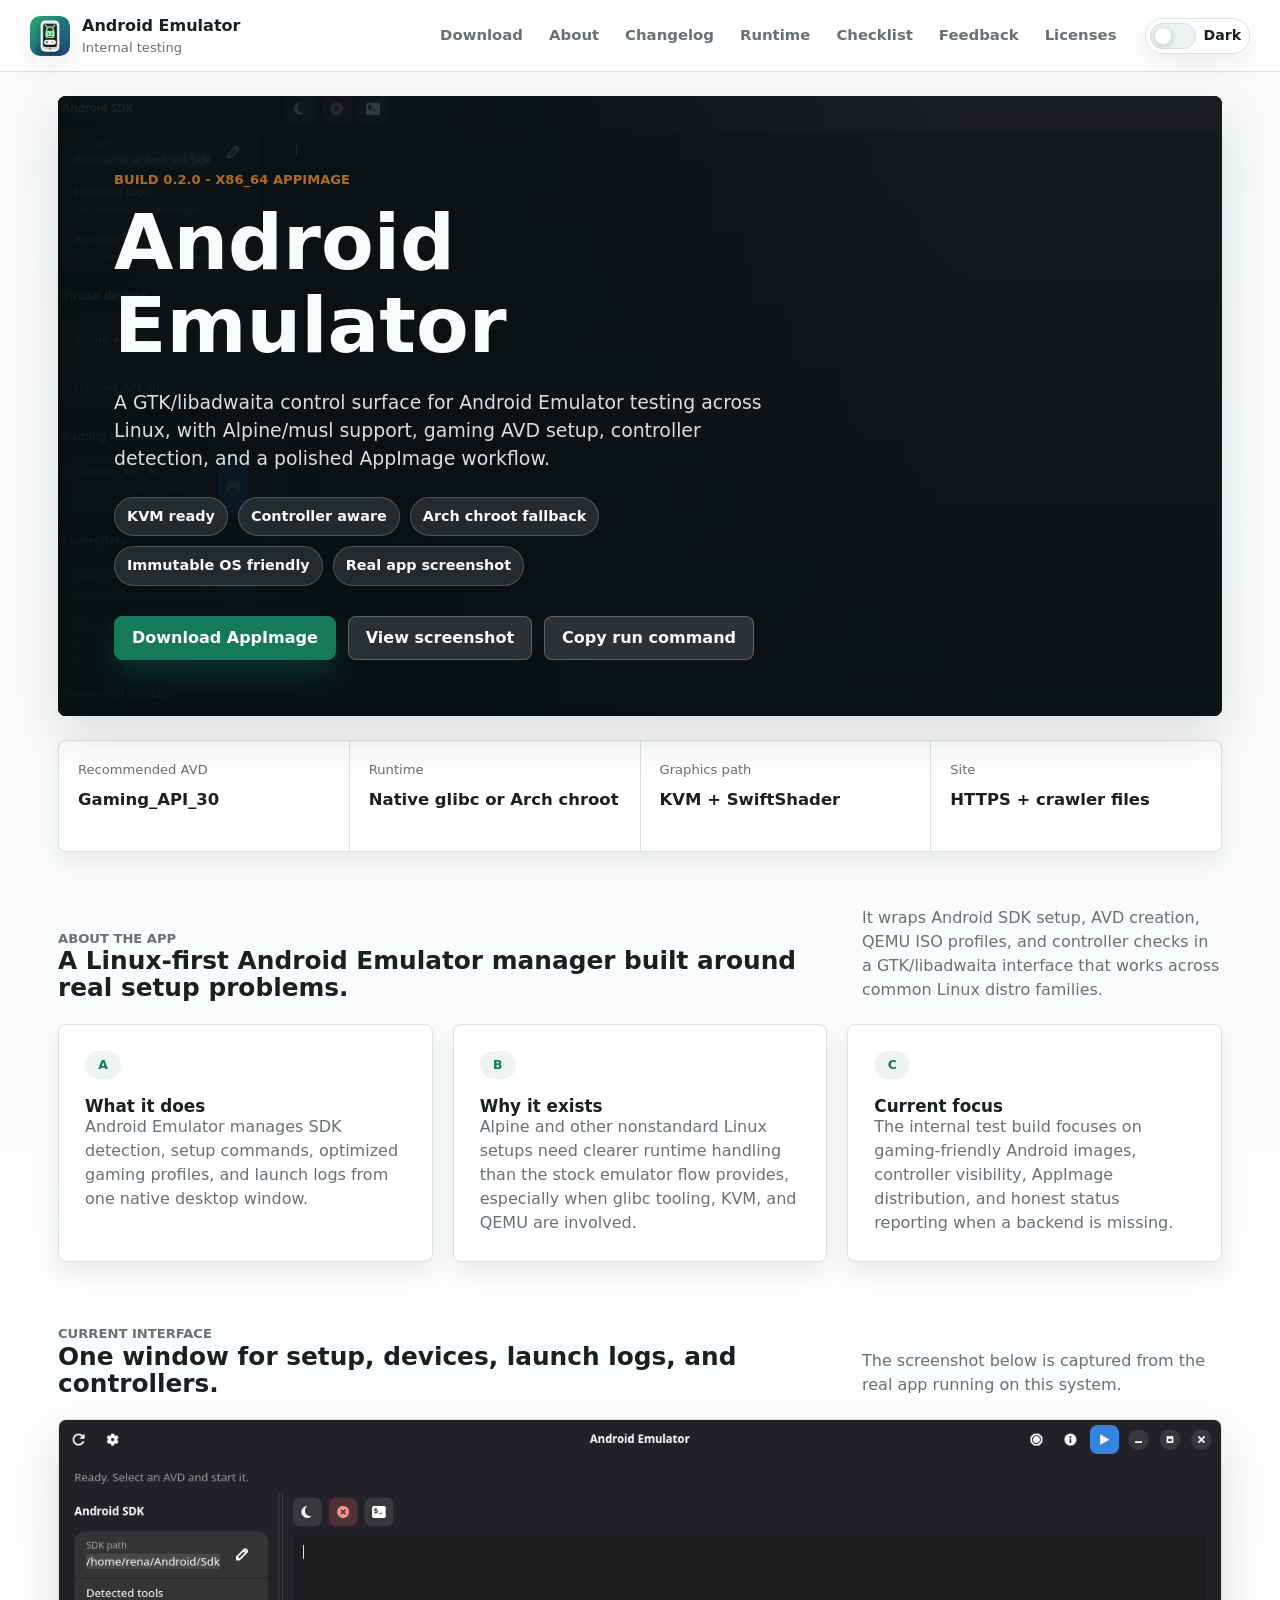
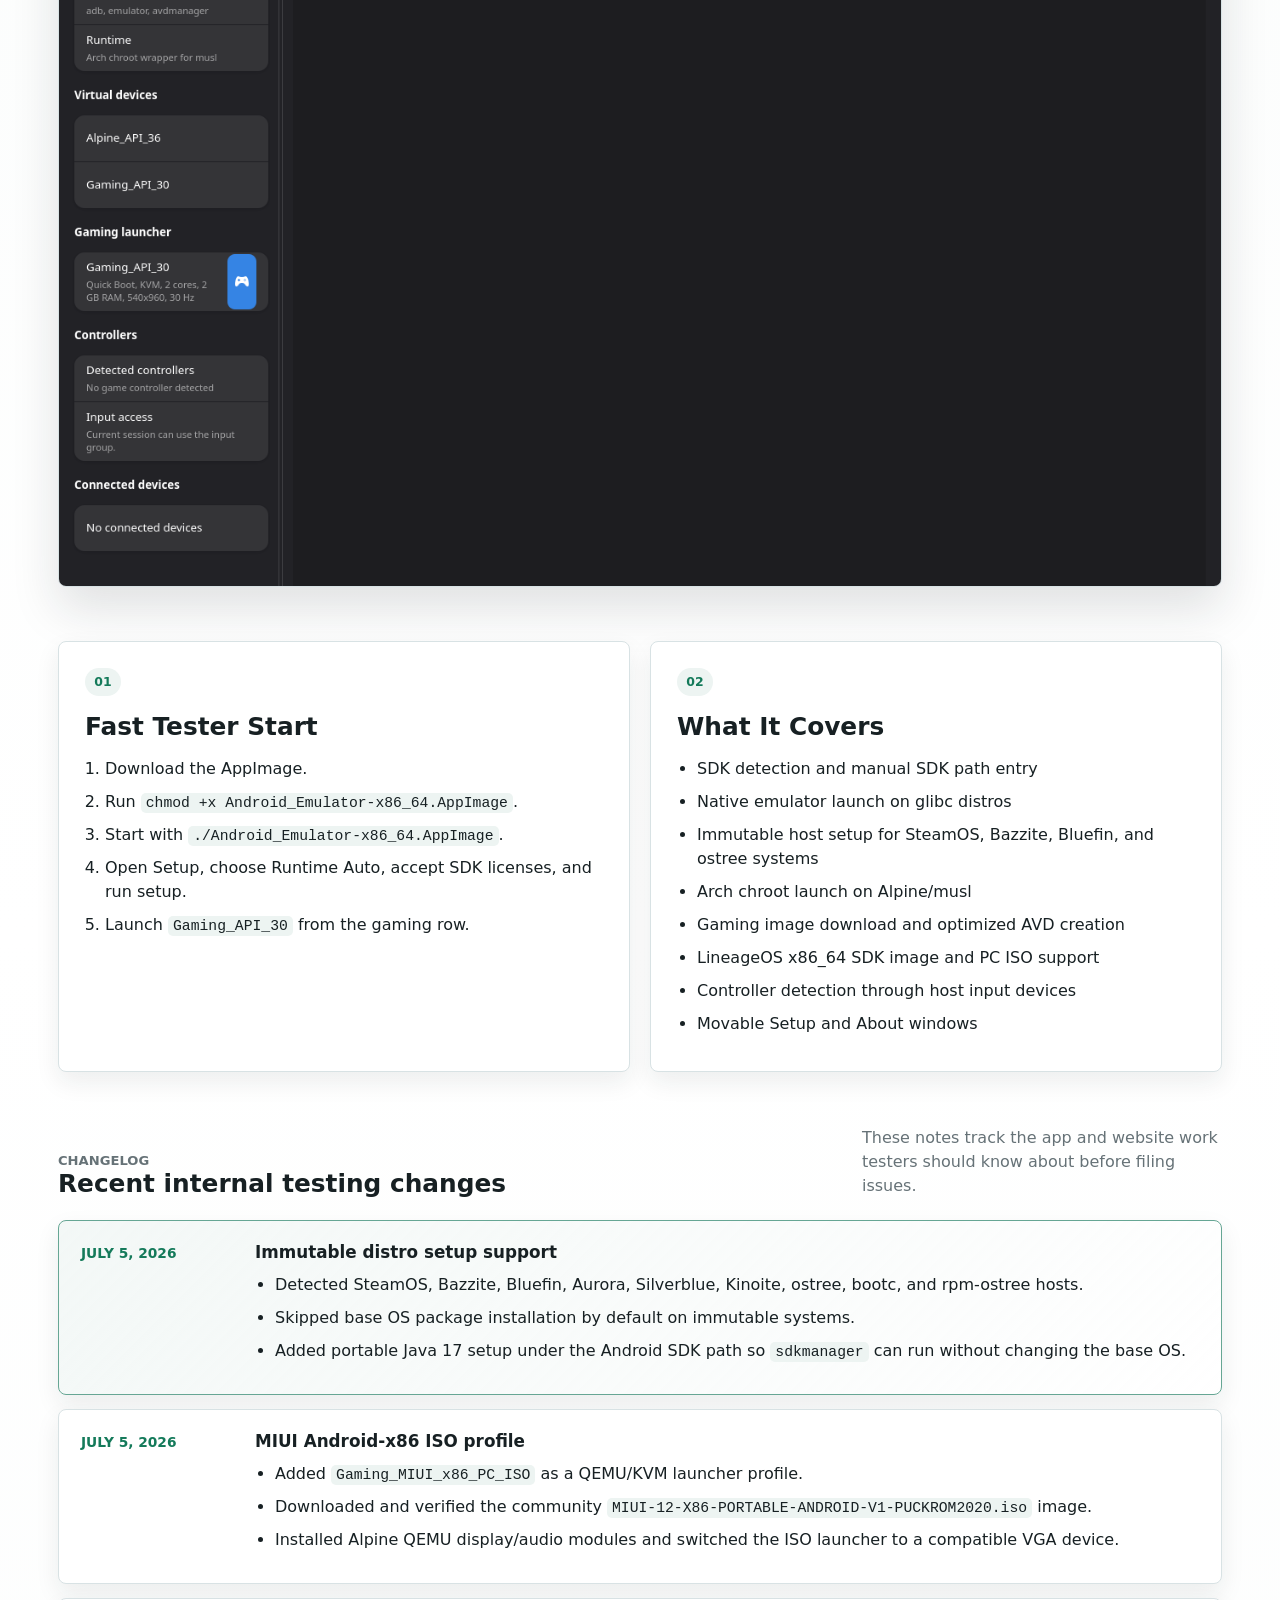
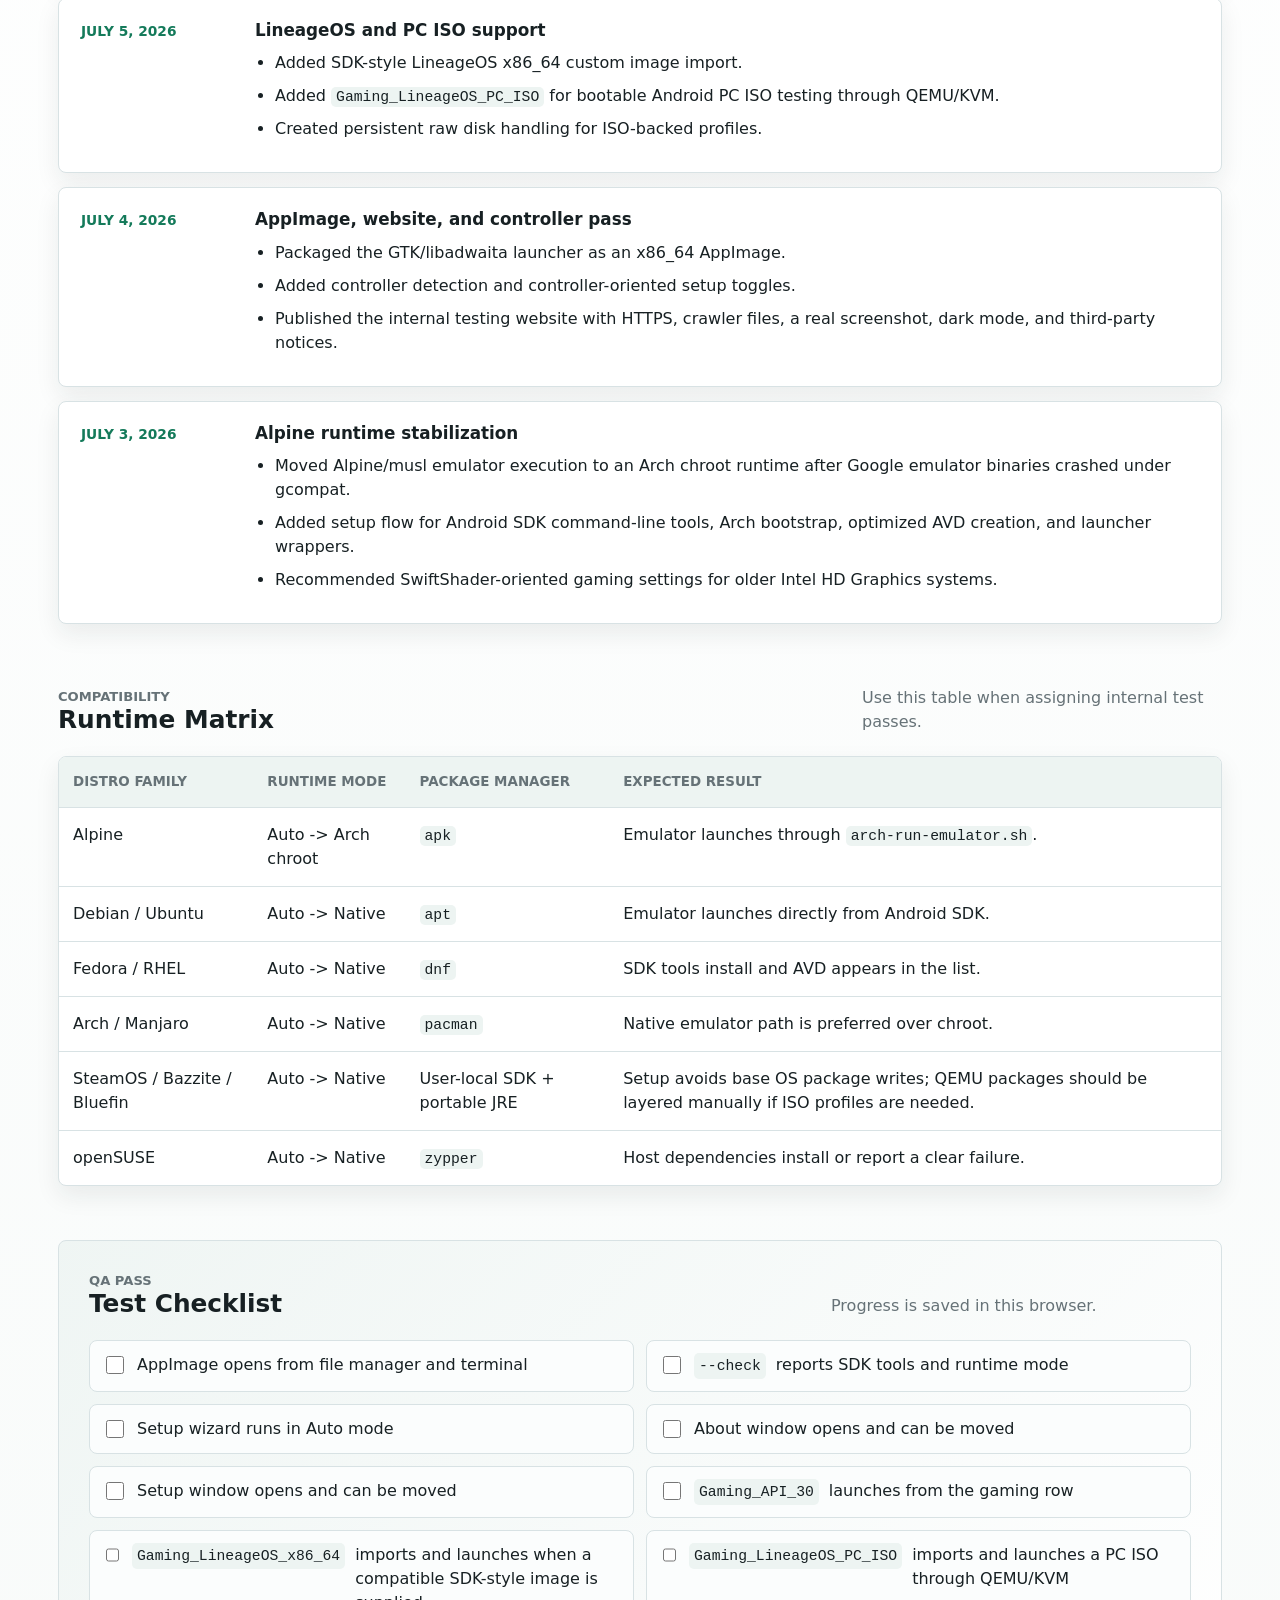
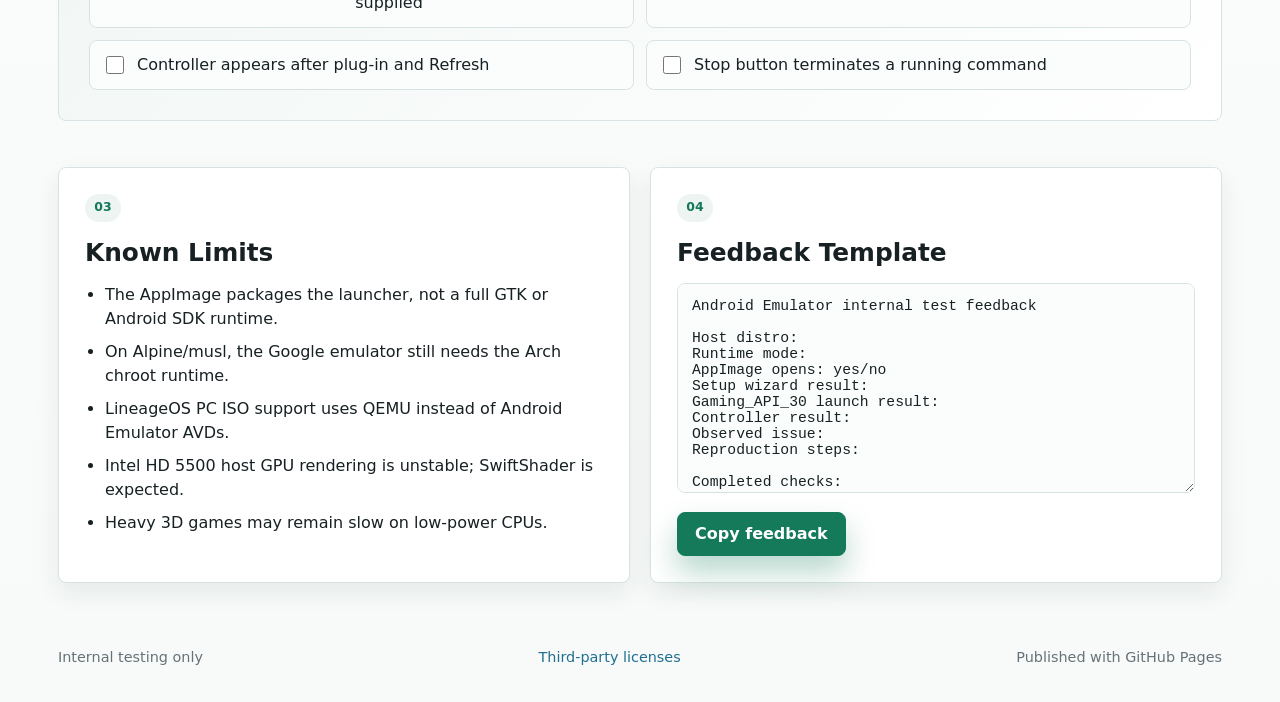
<file: index.html>
<!doctype html>
<html lang="en">
<head>
  <meta charset="utf-8">
  <meta name="viewport" content="width=device-width, initial-scale=1">
  <meta name="description" content="GTK/libadwaita Android Emulator manager for Linux with Alpine Arch chroot support, gaming AVD setup, controller detection, and an AppImage build.">
  <meta name="robots" content="index, follow">
  <meta property="og:title" content="Android Emulator Internal Testing">
  <meta property="og:description" content="A GTK/libadwaita Android Emulator manager with Linux distro support, gaming setup, and controller detection.">
  <meta property="og:type" content="website">
  <meta property="og:image" content="https://renawells.github.io/adwaita-android-emulator/assets/app-screenshot.png">
  <meta property="og:url" content="https://renawells.github.io/adwaita-android-emulator/">
  <link rel="canonical" href="https://renawells.github.io/adwaita-android-emulator/">
  <link rel="alternate" type="text/plain" href="llms.txt" title="LLM-readable summary">
  <title>Android Emulator Internal Testing</title>
  <link rel="stylesheet" href="styles.css">
  <link rel="icon" href="assets/app-icon.svg" type="image/svg+xml">
</head>
<body>
  <header class="topbar">
    <a class="brand" href="#top" aria-label="Android Emulator home">
      <img src="assets/app-icon.svg" alt="" width="40" height="40">
      <span>
        <strong>Android Emulator</strong>
        <small>Internal testing</small>
      </span>
    </a>
    <div class="topbar-actions">
      <nav aria-label="Page sections">
        <a href="#download">Download</a>
        <a href="#about">About</a>
        <a href="#changelog">Changelog</a>
        <a href="#runtime">Runtime</a>
        <a href="#checklist">Checklist</a>
        <a href="#feedback">Feedback</a>
        <a href="third-party-notices.html">Licenses</a>
      </nav>
      <button class="theme-toggle" type="button" id="themeToggle" role="switch" aria-checked="false">
        <span class="toggle-track" aria-hidden="true"><span class="toggle-thumb"></span></span>
        <span class="toggle-label">Dark</span>
      </button>
    </div>
  </header>

  <main id="top">
    <section class="hero" aria-label="Android Emulator release">
      <div class="hero-backdrop" aria-hidden="true"></div>
      <div class="hero-inner">
        <p class="eyebrow">Build 0.2.0 - x86_64 AppImage</p>
        <h1>Android Emulator</h1>
        <p class="lead">A GTK/libadwaita control surface for Android Emulator testing across Linux, with Alpine/musl support, gaming AVD setup, controller detection, and a polished AppImage workflow.</p>
        <div class="hero-pills" aria-label="Release highlights">
          <span>KVM ready</span>
          <span>Controller aware</span>
          <span>Arch chroot fallback</span>
          <span>Immutable OS friendly</span>
          <span>Real app screenshot</span>
        </div>
        <div class="actions" id="download">
          <a class="button primary" href="downloads/Android_Emulator-x86_64.AppImage" download>Download AppImage</a>
          <a class="button" href="#screenshot">View screenshot</a>
          <button class="button quiet" type="button" id="copyRun">Copy run command</button>
        </div>
      </div>
    </section>

    <section class="release-strip" aria-label="Release facts">
      <div>
        <span class="label">Recommended AVD</span>
        <strong>Gaming_API_30</strong>
      </div>
      <div>
        <span class="label">Runtime</span>
        <strong>Native glibc or Arch chroot</strong>
      </div>
      <div>
        <span class="label">Graphics path</span>
        <strong>KVM + SwiftShader</strong>
      </div>
      <div>
        <span class="label">Site</span>
        <strong>HTTPS + crawler files</strong>
      </div>
    </section>

    <section class="section about-section" id="about">
      <div class="section-heading">
        <div>
          <p class="eyebrow">About the app</p>
          <h2>A Linux-first Android Emulator manager built around real setup problems.</h2>
        </div>
        <p>It wraps Android SDK setup, AVD creation, QEMU ISO profiles, and controller checks in a GTK/libadwaita interface that works across common Linux distro families.</p>
      </div>
      <div class="about-grid">
        <article class="feature about-card">
          <span class="feature-mark">A</span>
          <h3>What it does</h3>
          <p>Android Emulator manages SDK detection, setup commands, optimized gaming profiles, and launch logs from one native desktop window.</p>
        </article>
        <article class="feature about-card">
          <span class="feature-mark">B</span>
          <h3>Why it exists</h3>
          <p>Alpine and other nonstandard Linux setups need clearer runtime handling than the stock emulator flow provides, especially when glibc tooling, KVM, and QEMU are involved.</p>
        </article>
        <article class="feature about-card">
          <span class="feature-mark">C</span>
          <h3>Current focus</h3>
          <p>The internal test build focuses on gaming-friendly Android images, controller visibility, AppImage distribution, and honest status reporting when a backend is missing.</p>
        </article>
      </div>
    </section>

    <section class="section showcase" id="screenshot">
      <div class="section-heading">
        <div>
          <p class="eyebrow">Current interface</p>
          <h2>One window for setup, devices, launch logs, and controllers.</h2>
        </div>
        <p>The screenshot below is captured from the real app running on this system.</p>
      </div>
      <figure class="preview">
        <img src="assets/app-screenshot.png" alt="Real screenshot of the Android Emulator GTK app showing SDK details, virtual devices, gaming launcher, controllers, and log output">
      </figure>
    </section>

    <section class="section-grid feature-grid">
      <article class="feature">
        <span class="feature-mark">01</span>
        <h2>Fast Tester Start</h2>
        <ol class="steps">
          <li>Download the AppImage.</li>
          <li>Run <code>chmod +x Android_Emulator-x86_64.AppImage</code>.</li>
          <li>Start with <code>./Android_Emulator-x86_64.AppImage</code>.</li>
          <li>Open Setup, choose Runtime Auto, accept SDK licenses, and run setup.</li>
          <li>Launch <code>Gaming_API_30</code> from the gaming row.</li>
        </ol>
      </article>

      <article class="feature">
        <span class="feature-mark">02</span>
        <h2>What It Covers</h2>
        <ul class="plain-list">
          <li>SDK detection and manual SDK path entry</li>
          <li>Native emulator launch on glibc distros</li>
          <li>Immutable host setup for SteamOS, Bazzite, Bluefin, and ostree systems</li>
          <li>Arch chroot launch on Alpine/musl</li>
          <li>Gaming image download and optimized AVD creation</li>
          <li>LineageOS x86_64 SDK image and PC ISO support</li>
          <li>Controller detection through host input devices</li>
          <li>Movable Setup and About windows</li>
        </ul>
      </article>
    </section>

    <section class="section changelog-section" id="changelog">
      <div class="section-heading">
        <div>
          <p class="eyebrow">Changelog</p>
          <h2>Recent internal testing changes</h2>
        </div>
        <p>These notes track the app and website work testers should know about before filing issues.</p>
      </div>
      <div class="changelog">
        <article class="change-entry current">
          <time datetime="2026-07-05">July 5, 2026</time>
          <div>
            <h3>Immutable distro setup support</h3>
            <ul class="plain-list">
              <li>Detected SteamOS, Bazzite, Bluefin, Aurora, Silverblue, Kinoite, ostree, bootc, and rpm-ostree hosts.</li>
              <li>Skipped base OS package installation by default on immutable systems.</li>
              <li>Added portable Java 17 setup under the Android SDK path so <code>sdkmanager</code> can run without changing the base OS.</li>
            </ul>
          </div>
        </article>
        <article class="change-entry">
          <time datetime="2026-07-05">July 5, 2026</time>
          <div>
            <h3>MIUI Android-x86 ISO profile</h3>
            <ul class="plain-list">
              <li>Added <code>Gaming_MIUI_x86_PC_ISO</code> as a QEMU/KVM launcher profile.</li>
              <li>Downloaded and verified the community <code>MIUI-12-X86-PORTABLE-ANDROID-V1-PUCKROM2020.iso</code> image.</li>
              <li>Installed Alpine QEMU display/audio modules and switched the ISO launcher to a compatible VGA device.</li>
            </ul>
          </div>
        </article>
        <article class="change-entry">
          <time datetime="2026-07-05">July 5, 2026</time>
          <div>
            <h3>LineageOS and PC ISO support</h3>
            <ul class="plain-list">
              <li>Added SDK-style LineageOS x86_64 custom image import.</li>
              <li>Added <code>Gaming_LineageOS_PC_ISO</code> for bootable Android PC ISO testing through QEMU/KVM.</li>
              <li>Created persistent raw disk handling for ISO-backed profiles.</li>
            </ul>
          </div>
        </article>
        <article class="change-entry">
          <time datetime="2026-07-04">July 4, 2026</time>
          <div>
            <h3>AppImage, website, and controller pass</h3>
            <ul class="plain-list">
              <li>Packaged the GTK/libadwaita launcher as an x86_64 AppImage.</li>
              <li>Added controller detection and controller-oriented setup toggles.</li>
              <li>Published the internal testing website with HTTPS, crawler files, a real screenshot, dark mode, and third-party notices.</li>
            </ul>
          </div>
        </article>
        <article class="change-entry">
          <time datetime="2026-07-03">July 3, 2026</time>
          <div>
            <h3>Alpine runtime stabilization</h3>
            <ul class="plain-list">
              <li>Moved Alpine/musl emulator execution to an Arch chroot runtime after Google emulator binaries crashed under gcompat.</li>
              <li>Added setup flow for Android SDK command-line tools, Arch bootstrap, optimized AVD creation, and launcher wrappers.</li>
              <li>Recommended SwiftShader-oriented gaming settings for older Intel HD Graphics systems.</li>
            </ul>
          </div>
        </article>
      </div>
    </section>

    <section class="section" id="runtime">
      <div class="section-heading">
        <div>
          <p class="eyebrow">Compatibility</p>
          <h2>Runtime Matrix</h2>
        </div>
        <p>Use this table when assigning internal test passes.</p>
      </div>
      <div class="table-wrap">
        <table>
          <thead>
            <tr>
              <th>Distro family</th>
              <th>Runtime mode</th>
              <th>Package manager</th>
              <th>Expected result</th>
            </tr>
          </thead>
          <tbody>
            <tr>
              <td>Alpine</td>
              <td>Auto -> Arch chroot</td>
              <td><code>apk</code></td>
              <td>Emulator launches through <code>arch-run-emulator.sh</code>.</td>
            </tr>
            <tr>
              <td>Debian / Ubuntu</td>
              <td>Auto -> Native</td>
              <td><code>apt</code></td>
              <td>Emulator launches directly from Android SDK.</td>
            </tr>
            <tr>
              <td>Fedora / RHEL</td>
              <td>Auto -> Native</td>
              <td><code>dnf</code></td>
              <td>SDK tools install and AVD appears in the list.</td>
            </tr>
            <tr>
              <td>Arch / Manjaro</td>
              <td>Auto -> Native</td>
              <td><code>pacman</code></td>
              <td>Native emulator path is preferred over chroot.</td>
            </tr>
            <tr>
              <td>SteamOS / Bazzite / Bluefin</td>
              <td>Auto -> Native</td>
              <td>User-local SDK + portable JRE</td>
              <td>Setup avoids base OS package writes; QEMU packages should be layered manually if ISO profiles are needed.</td>
            </tr>
            <tr>
              <td>openSUSE</td>
              <td>Auto -> Native</td>
              <td><code>zypper</code></td>
              <td>Host dependencies install or report a clear failure.</td>
            </tr>
          </tbody>
        </table>
      </div>
    </section>

    <section class="section checklist-section" id="checklist">
      <div class="section-heading">
        <div>
          <p class="eyebrow">QA pass</p>
          <h2>Test Checklist</h2>
        </div>
        <p>Progress is saved in this browser.</p>
      </div>
      <div class="checklist" data-checklist>
        <label><input type="checkbox" value="launch"> AppImage opens from file manager and terminal</label>
        <label><input type="checkbox" value="check"> <code>--check</code> reports SDK tools and runtime mode</label>
        <label><input type="checkbox" value="setup"> Setup wizard runs in Auto mode</label>
        <label><input type="checkbox" value="about"> About window opens and can be moved</label>
        <label><input type="checkbox" value="setup-window"> Setup window opens and can be moved</label>
        <label><input type="checkbox" value="gaming"> <code>Gaming_API_30</code> launches from the gaming row</label>
        <label><input type="checkbox" value="lineage"> <code>Gaming_LineageOS_x86_64</code> imports and launches when a compatible SDK-style image is supplied</label>
        <label><input type="checkbox" value="lineage-iso"> <code>Gaming_LineageOS_PC_ISO</code> imports and launches a PC ISO through QEMU/KVM</label>
        <label><input type="checkbox" value="controller"> Controller appears after plug-in and Refresh</label>
        <label><input type="checkbox" value="stop"> Stop button terminates a running command</label>
      </div>
    </section>

    <section class="section-grid" id="feedback">
      <article class="feature limits">
        <span class="feature-mark">03</span>
        <h2>Known Limits</h2>
        <ul class="plain-list">
          <li>The AppImage packages the launcher, not a full GTK or Android SDK runtime.</li>
          <li>On Alpine/musl, the Google emulator still needs the Arch chroot runtime.</li>
          <li>LineageOS PC ISO support uses QEMU instead of Android Emulator AVDs.</li>
          <li>Intel HD 5500 host GPU rendering is unstable; SwiftShader is expected.</li>
          <li>Heavy 3D games may remain slow on low-power CPUs.</li>
        </ul>
      </article>
      <article class="feature feedback-card">
        <span class="feature-mark">04</span>
        <h2>Feedback Template</h2>
        <textarea id="feedbackText" readonly></textarea>
        <button class="button primary" type="button" id="copyFeedback">Copy feedback</button>
      </article>
    </section>
  </main>

  <footer>
    <span>Internal testing only</span>
    <a href="third-party-notices.html">Third-party licenses</a>
    <span>Published with GitHub Pages</span>
  </footer>

  <script src="app.js"></script>
</body>
</html>
</file>
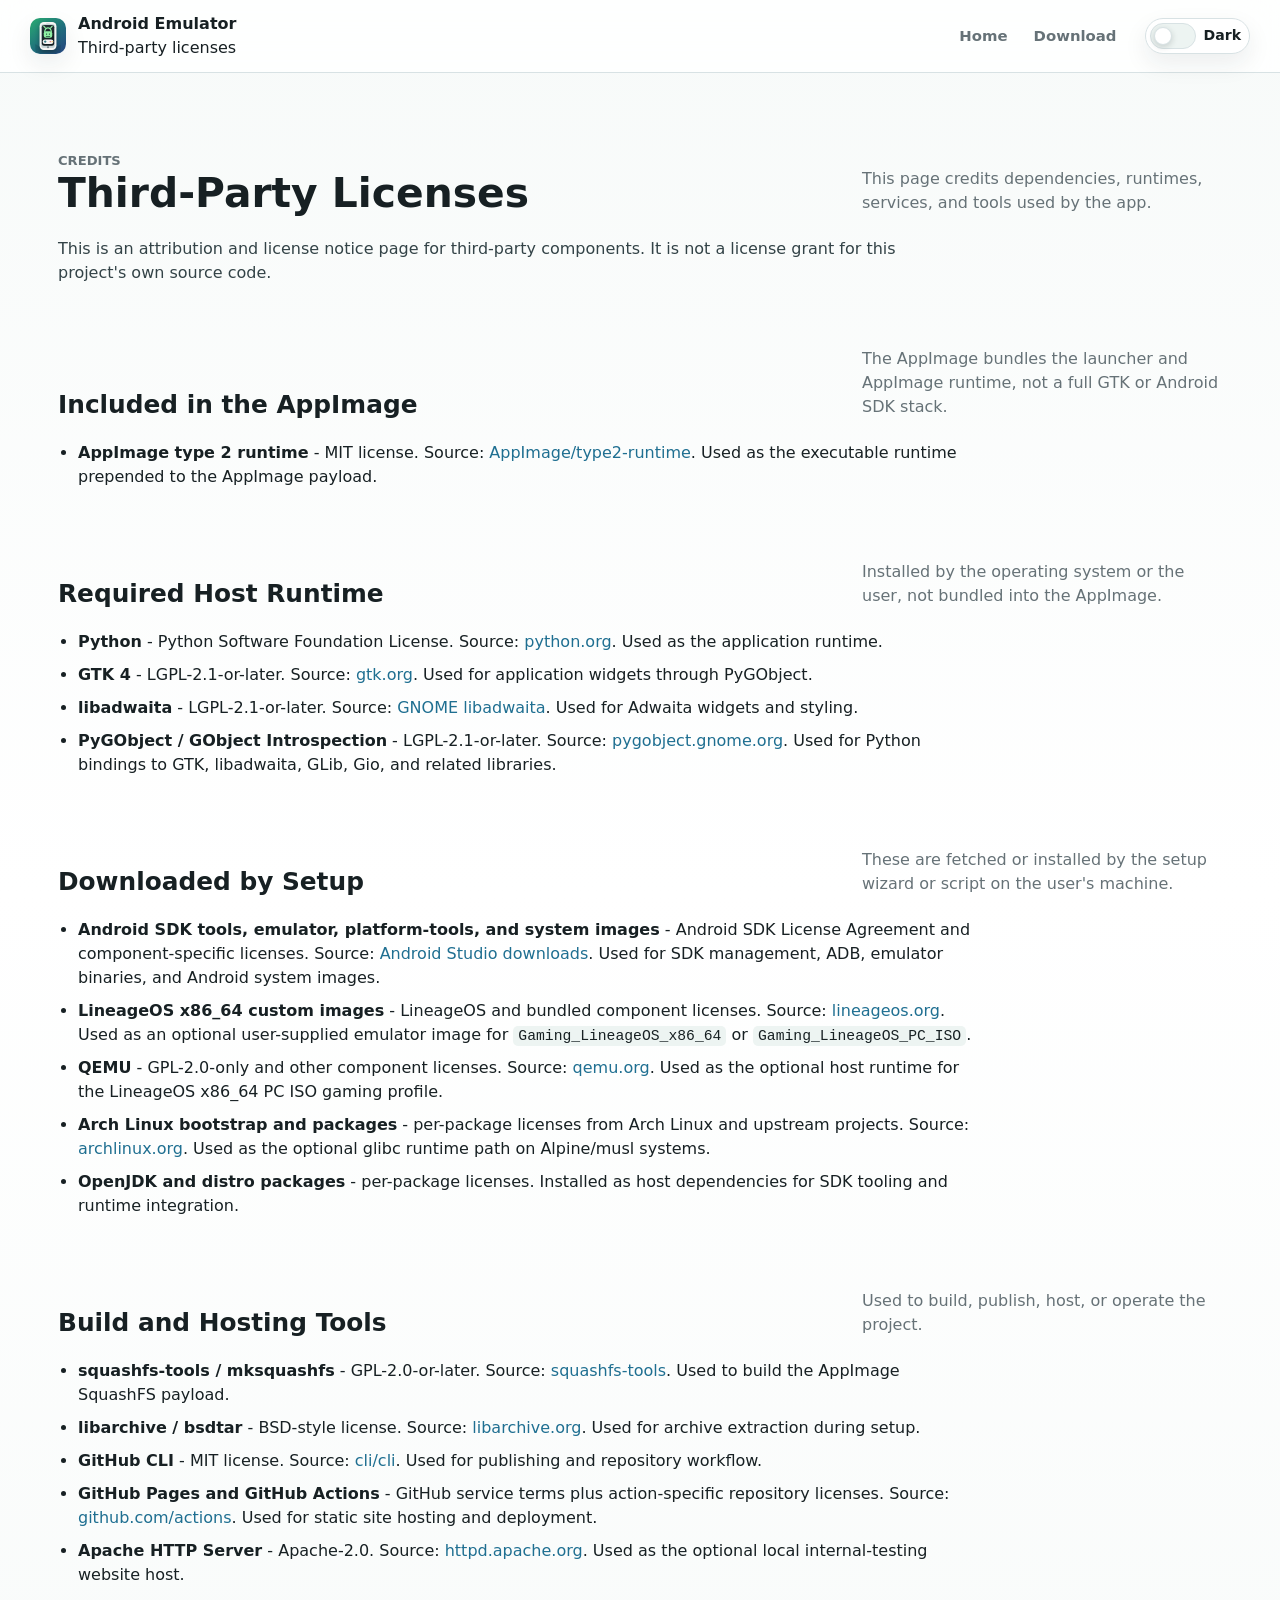
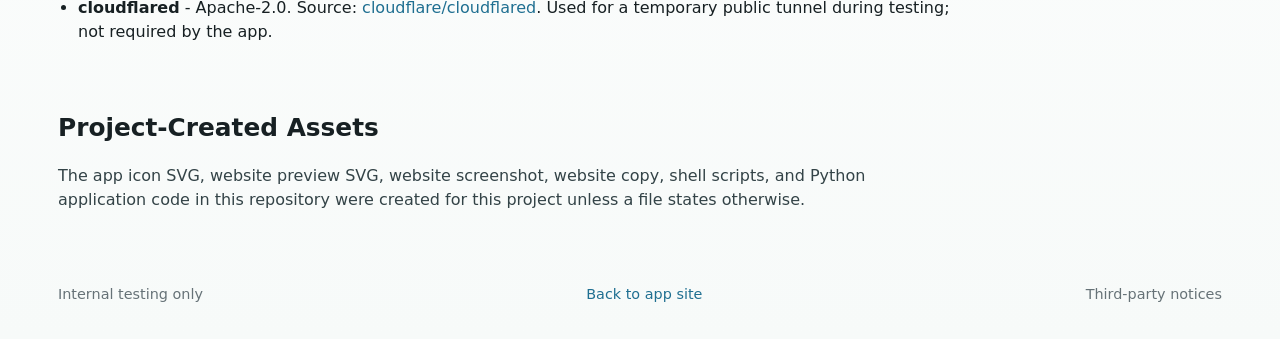
<file: third-party-notices.html>
<!doctype html>
<html lang="en">
<head>
  <meta charset="utf-8">
  <meta name="viewport" content="width=device-width, initial-scale=1">
  <meta name="description" content="Third-party licenses and credits for the Android Emulator GTK/libadwaita app.">
  <meta name="robots" content="index, follow">
  <meta property="og:title" content="Android Emulator Third-Party Licenses">
  <meta property="og:description" content="Credits and license notices for Android Emulator dependencies, runtimes, and tooling.">
  <meta property="og:type" content="website">
  <meta property="og:image" content="https://renawells.github.io/adwaita-android-emulator/assets/app-screenshot.png">
  <meta property="og:url" content="https://renawells.github.io/adwaita-android-emulator/third-party-notices.html">
  <link rel="canonical" href="https://renawells.github.io/adwaita-android-emulator/third-party-notices.html">
  <title>Third-Party Licenses - Android Emulator</title>
  <link rel="stylesheet" href="styles.css">
  <link rel="icon" href="assets/app-icon.svg" type="image/svg+xml">
</head>
<body>
  <header class="topbar">
    <div class="brand">
      <img src="assets/app-icon.svg" alt="" width="36" height="36">
      <div>
        <strong>Android Emulator</strong>
        <span>Third-party licenses</span>
      </div>
    </div>
    <div class="topbar-actions">
      <nav aria-label="Site pages">
        <a href="index.html">Home</a>
        <a href="downloads/Android_Emulator-x86_64.AppImage" download>Download</a>
      </nav>
      <button class="theme-toggle" type="button" id="themeToggle" role="switch" aria-checked="false">
        <span class="toggle-track" aria-hidden="true"><span class="toggle-thumb"></span></span>
        <span class="toggle-label">Dark</span>
      </button>
    </div>
  </header>

  <main>
    <section class="section">
      <div class="section-heading">
        <div>
          <p class="eyebrow">Credits</p>
          <h1>Third-Party Licenses</h1>
        </div>
        <p>This page credits dependencies, runtimes, services, and tools used by the app.</p>
      </div>
      <p class="notice-intro">This is an attribution and license notice page for third-party components. It is not a license grant for this project's own source code.</p>
    </section>

    <section class="section">
      <div class="section-heading">
        <h2>Included in the AppImage</h2>
        <p>The AppImage bundles the launcher and AppImage runtime, not a full GTK or Android SDK stack.</p>
      </div>
      <ul class="notice-list">
        <li><strong>AppImage type 2 runtime</strong> - MIT license. Source: <a href="https://github.com/AppImage/type2-runtime">AppImage/type2-runtime</a>. Used as the executable runtime prepended to the AppImage payload.</li>
      </ul>
    </section>

    <section class="section">
      <div class="section-heading">
        <h2>Required Host Runtime</h2>
        <p>Installed by the operating system or the user, not bundled into the AppImage.</p>
      </div>
      <ul class="notice-list">
        <li><strong>Python</strong> - Python Software Foundation License. Source: <a href="https://www.python.org/">python.org</a>. Used as the application runtime.</li>
        <li><strong>GTK 4</strong> - LGPL-2.1-or-later. Source: <a href="https://gtk.org/">gtk.org</a>. Used for application widgets through PyGObject.</li>
        <li><strong>libadwaita</strong> - LGPL-2.1-or-later. Source: <a href="https://gitlab.gnome.org/GNOME/libadwaita">GNOME libadwaita</a>. Used for Adwaita widgets and styling.</li>
        <li><strong>PyGObject / GObject Introspection</strong> - LGPL-2.1-or-later. Source: <a href="https://pygobject.gnome.org/">pygobject.gnome.org</a>. Used for Python bindings to GTK, libadwaita, GLib, Gio, and related libraries.</li>
      </ul>
    </section>

    <section class="section">
      <div class="section-heading">
        <h2>Downloaded by Setup</h2>
        <p>These are fetched or installed by the setup wizard or script on the user's machine.</p>
      </div>
      <ul class="notice-list">
        <li><strong>Android SDK tools, emulator, platform-tools, and system images</strong> - Android SDK License Agreement and component-specific licenses. Source: <a href="https://developer.android.com/studio">Android Studio downloads</a>. Used for SDK management, ADB, emulator binaries, and Android system images.</li>
        <li><strong>LineageOS x86_64 custom images</strong> - LineageOS and bundled component licenses. Source: <a href="https://lineageos.org/">lineageos.org</a>. Used as an optional user-supplied emulator image for <code>Gaming_LineageOS_x86_64</code> or <code>Gaming_LineageOS_PC_ISO</code>.</li>
        <li><strong>QEMU</strong> - GPL-2.0-only and other component licenses. Source: <a href="https://www.qemu.org/">qemu.org</a>. Used as the optional host runtime for the LineageOS x86_64 PC ISO gaming profile.</li>
        <li><strong>Arch Linux bootstrap and packages</strong> - per-package licenses from Arch Linux and upstream projects. Source: <a href="https://archlinux.org/">archlinux.org</a>. Used as the optional glibc runtime path on Alpine/musl systems.</li>
        <li><strong>OpenJDK and distro packages</strong> - per-package licenses. Installed as host dependencies for SDK tooling and runtime integration.</li>
      </ul>
    </section>

    <section class="section">
      <div class="section-heading">
        <h2>Build and Hosting Tools</h2>
        <p>Used to build, publish, host, or operate the project.</p>
      </div>
      <ul class="notice-list">
        <li><strong>squashfs-tools / mksquashfs</strong> - GPL-2.0-or-later. Source: <a href="https://github.com/plougher/squashfs-tools">squashfs-tools</a>. Used to build the AppImage SquashFS payload.</li>
        <li><strong>libarchive / bsdtar</strong> - BSD-style license. Source: <a href="https://www.libarchive.org/">libarchive.org</a>. Used for archive extraction during setup.</li>
        <li><strong>GitHub CLI</strong> - MIT license. Source: <a href="https://github.com/cli/cli">cli/cli</a>. Used for publishing and repository workflow.</li>
        <li><strong>GitHub Pages and GitHub Actions</strong> - GitHub service terms plus action-specific repository licenses. Source: <a href="https://github.com/actions">github.com/actions</a>. Used for static site hosting and deployment.</li>
        <li><strong>Apache HTTP Server</strong> - Apache-2.0. Source: <a href="https://httpd.apache.org/">httpd.apache.org</a>. Used as the optional local internal-testing website host.</li>
        <li><strong>cloudflared</strong> - Apache-2.0. Source: <a href="https://github.com/cloudflare/cloudflared">cloudflare/cloudflared</a>. Used for a temporary public tunnel during testing; not required by the app.</li>
      </ul>
    </section>

    <section class="section">
      <div class="section-heading">
        <h2>Project-Created Assets</h2>
      </div>
      <p class="notice-intro">The app icon SVG, website preview SVG, website screenshot, website copy, shell scripts, and Python application code in this repository were created for this project unless a file states otherwise.</p>
    </section>
  </main>

  <footer>
    <span>Internal testing only</span>
    <a href="index.html">Back to app site</a>
    <span>Third-party notices</span>
  </footer>

  <script src="app.js"></script>
</body>
</html>
</file>
<file: styles.css>
:root {
  color-scheme: light;
  --ink: #172023;
  --muted: #667277;
  --line: #d8e2e4;
  --surface: #ffffff;
  --surface-soft: #f7faf9;
  --surface-strong: #edf4f2;
  --green: #147a5a;
  --green-strong: #0e6048;
  --blue: #1f6f91;
  --amber: #b06c1d;
  --red: #b64a55;
  --lead: #334347;
  --code-bg: #edf4f2;
  --field-bg: #fbfdfd;
  --topbar: rgba(255, 255, 255, 0.86);
  --shadow: 0 22px 48px rgba(23, 32, 35, 0.13);
  --small-shadow: 0 10px 24px rgba(23, 32, 35, 0.08);
}

:root[data-theme="dark"] {
  color-scheme: dark;
  --ink: #eef7f5;
  --muted: #a9b8ba;
  --line: #294248;
  --surface: #111d21;
  --surface-soft: #0b1518;
  --surface-strong: #182c31;
  --green: #62d3a5;
  --green-strong: #3aa982;
  --blue: #6fb9df;
  --amber: #e0ad67;
  --red: #e27f88;
  --lead: #c7d6d6;
  --code-bg: #1d3438;
  --field-bg: #0e1b1f;
  --topbar: rgba(11, 21, 24, 0.88);
  --shadow: 0 24px 60px rgba(0, 0, 0, 0.38);
  --small-shadow: 0 14px 28px rgba(0, 0, 0, 0.24);
}

* {
  box-sizing: border-box;
}

html {
  scroll-behavior: smooth;
}

body {
  margin: 0;
  font-family: Inter, ui-sans-serif, system-ui, -apple-system, BlinkMacSystemFont, "Segoe UI", sans-serif;
  color: var(--ink);
  background:
    linear-gradient(180deg, var(--surface-soft), var(--surface) 46%, var(--surface-soft));
  line-height: 1.5;
  transition: background 180ms ease, color 180ms ease;
}

a {
  color: var(--blue);
  text-decoration: none;
}

a:hover {
  text-decoration: underline;
}

.topbar {
  position: sticky;
  top: 0;
  z-index: 10;
  display: flex;
  align-items: center;
  justify-content: space-between;
  gap: 24px;
  min-height: 72px;
  padding: 12px 30px;
  background: var(--topbar);
  border-bottom: 1px solid var(--line);
  backdrop-filter: blur(18px);
}

.brand {
  display: flex;
  align-items: center;
  gap: 12px;
  min-width: 224px;
  color: var(--ink);
}

.brand:hover {
  text-decoration: none;
}

.brand img {
  border-radius: 10px;
  box-shadow: var(--small-shadow);
}

.brand strong,
.brand small {
  display: block;
}

.brand small,
.label,
.eyebrow {
  color: var(--muted);
  font-size: 0.82rem;
}

.topbar-actions {
  display: flex;
  align-items: center;
  gap: 18px;
}

nav {
  display: flex;
  flex-wrap: wrap;
  gap: 6px;
  justify-content: flex-end;
  font-size: 0.93rem;
}

nav a {
  min-height: 34px;
  padding: 7px 10px;
  border-radius: 8px;
  color: var(--muted);
  font-weight: 750;
}

nav a:hover {
  background: var(--surface-strong);
  color: var(--ink);
  text-decoration: none;
}

.theme-toggle {
  display: inline-flex;
  align-items: center;
  gap: 8px;
  min-height: 36px;
  padding: 4px 8px 4px 4px;
  border: 1px solid var(--line);
  border-radius: 999px;
  background: var(--surface);
  color: var(--ink);
  font: inherit;
  font-size: 0.88rem;
  font-weight: 800;
  cursor: pointer;
  box-shadow: var(--small-shadow);
}

.toggle-track {
  position: relative;
  width: 46px;
  height: 26px;
  border-radius: 999px;
  background: var(--surface-strong);
  border: 1px solid var(--line);
}

.toggle-thumb {
  position: absolute;
  top: 3px;
  left: 3px;
  width: 18px;
  height: 18px;
  border-radius: 999px;
  background: var(--surface);
  border: 1px solid var(--line);
  box-shadow: 0 2px 6px rgba(23, 32, 35, 0.18);
  transition: transform 180ms ease, background 180ms ease;
}

:root[data-theme="dark"] .toggle-track {
  background: var(--green-strong);
}

:root[data-theme="dark"] .toggle-thumb {
  transform: translateX(20px);
  background: #e8fff6;
}

main {
  max-width: 1220px;
  margin: 0 auto;
  padding: 24px 28px 34px;
}

.hero {
  position: relative;
  display: grid;
  align-items: end;
  min-height: 620px;
  overflow: hidden;
  border-radius: 8px;
  background: #0f1c20;
  box-shadow: var(--shadow);
}

.hero-backdrop {
  position: absolute;
  inset: 0;
  background:
    linear-gradient(90deg, rgba(6, 15, 18, 0.94), rgba(6, 15, 18, 0.74) 42%, rgba(6, 15, 18, 0.25) 78%),
    linear-gradient(180deg, rgba(6, 15, 18, 0.04), rgba(6, 15, 18, 0.7)),
    url("assets/app-screenshot.png") center right / cover no-repeat;
  transform: scale(1.02);
}

.hero-inner {
  position: relative;
  z-index: 1;
  max-width: 760px;
  padding: 56px;
  color: #f7fbfa;
}

.eyebrow {
  margin: 0 0 12px;
  color: var(--amber);
  font-weight: 800;
  text-transform: uppercase;
}

h1,
h2,
h3 {
  margin: 0;
  line-height: 1.08;
}

h1 {
  max-width: 820px;
  font-size: 2.55rem;
  letter-spacing: 0;
}

.hero h1 {
  font-size: 4.8rem;
}

h2 {
  font-size: 1.55rem;
  letter-spacing: 0;
}

h3 {
  font-size: 1.05rem;
  letter-spacing: 0;
}

.lead {
  max-width: 680px;
  margin: 20px 0 0;
  color: rgba(247, 251, 250, 0.88);
  font-size: 1.18rem;
}

.hero-pills {
  display: flex;
  flex-wrap: wrap;
  gap: 10px;
  margin-top: 24px;
}

.hero-pills span {
  padding: 8px 12px;
  border: 1px solid rgba(255, 255, 255, 0.2);
  border-radius: 999px;
  background: rgba(255, 255, 255, 0.11);
  color: #f7fbfa;
  font-size: 0.9rem;
  font-weight: 800;
  backdrop-filter: blur(10px);
}

.actions {
  display: flex;
  flex-wrap: wrap;
  gap: 12px;
  margin-top: 30px;
}

.button {
  display: inline-flex;
  align-items: center;
  justify-content: center;
  min-height: 44px;
  padding: 0 17px;
  border: 1px solid var(--line);
  border-radius: 8px;
  background: var(--surface);
  color: var(--ink);
  font: inherit;
  font-weight: 800;
  cursor: pointer;
  transition: transform 160ms ease, box-shadow 160ms ease, background 160ms ease;
}

.hero .button {
  border-color: rgba(255, 255, 255, 0.24);
  background: rgba(255, 255, 255, 0.14);
  color: #f7fbfa;
  backdrop-filter: blur(12px);
}

.button.primary,
.hero .button.primary {
  border-color: var(--green);
  background: var(--green);
  color: #ffffff;
  box-shadow: 0 16px 30px rgba(20, 122, 90, 0.3);
}

.button.quiet {
  color: #f7fbfa;
}

.button:hover {
  transform: translateY(-1px);
  text-decoration: none;
  box-shadow: var(--small-shadow);
}

.release-strip {
  display: grid;
  grid-template-columns: repeat(4, minmax(0, 1fr));
  gap: 1px;
  overflow: hidden;
  margin: 24px 0 44px;
  border: 1px solid var(--line);
  border-radius: 8px;
  background: var(--line);
  box-shadow: var(--small-shadow);
}

.release-strip > div {
  min-height: 110px;
  padding: 19px;
  background: var(--surface);
}

.release-strip strong,
.label {
  display: block;
}

.release-strip strong {
  margin-top: 8px;
  font-size: 1.03rem;
}

.section,
.section-grid {
  margin-top: 46px;
}

.section {
  padding: 8px 0;
}

.about-section,
.changelog-section {
  scroll-margin-top: 92px;
}

.about-grid {
  display: grid;
  grid-template-columns: repeat(3, minmax(0, 1fr));
  gap: 20px;
}

.about-card p {
  margin-top: 12px;
}

.section-grid {
  display: grid;
  grid-template-columns: repeat(2, minmax(0, 1fr));
  gap: 20px;
}

.feature {
  min-height: 100%;
  padding: 26px;
  border: 1px solid var(--line);
  border-radius: 8px;
  background: var(--surface);
  box-shadow: var(--small-shadow);
}

.feature-mark {
  display: inline-flex;
  align-items: center;
  justify-content: center;
  min-width: 36px;
  height: 28px;
  margin-bottom: 18px;
  border-radius: 999px;
  background: var(--surface-strong);
  color: var(--green);
  font-size: 0.78rem;
  font-weight: 900;
}

.section-heading {
  display: grid;
  grid-template-columns: minmax(0, 1fr) minmax(220px, 360px);
  gap: 22px;
  align-items: end;
  margin-bottom: 22px;
}

.section-heading p,
.feature p {
  margin: 0;
  color: var(--muted);
}

.showcase {
  scroll-margin-top: 92px;
}

.preview {
  margin: 0;
}

.preview img {
  display: block;
  width: 100%;
  height: auto;
  border: 1px solid var(--line);
  border-radius: 8px;
  background: var(--surface);
  box-shadow: var(--shadow);
}

.steps,
.plain-list,
.notice-list {
  margin: 16px 0 0;
  padding-left: 20px;
}

.steps li,
.plain-list li,
.notice-list li {
  margin: 9px 0;
}

.notice-list li {
  max-width: 900px;
}

.notice-intro {
  max-width: 860px;
  margin: 16px 0 0;
  color: var(--lead);
}

code {
  padding: 2px 5px;
  border-radius: 5px;
  background: var(--code-bg);
  color: var(--ink);
  font-family: ui-monospace, SFMono-Regular, Consolas, "Liberation Mono", monospace;
  font-size: 0.92em;
}

.table-wrap {
  overflow-x: auto;
  border: 1px solid var(--line);
  border-radius: 8px;
  background: var(--surface);
  box-shadow: var(--small-shadow);
}

table {
  width: 100%;
  border-collapse: separate;
  border-spacing: 0;
  min-width: 760px;
}

th,
td {
  padding: 15px 14px;
  border-bottom: 1px solid var(--line);
  text-align: left;
  vertical-align: top;
}

th {
  color: var(--muted);
  font-size: 0.84rem;
  text-transform: uppercase;
  background: var(--surface-strong);
}

tr:last-child td {
  border-bottom: 0;
}

tbody tr:hover td {
  background: color-mix(in srgb, var(--surface-strong) 62%, transparent);
}

.changelog {
  display: grid;
  gap: 14px;
}

.change-entry {
  display: grid;
  grid-template-columns: 150px minmax(0, 1fr);
  gap: 24px;
  padding: 22px;
  border: 1px solid var(--line);
  border-radius: 8px;
  background: var(--surface);
  box-shadow: var(--small-shadow);
}

.change-entry.current {
  border-color: color-mix(in srgb, var(--green) 58%, var(--line));
  background:
    linear-gradient(135deg, color-mix(in srgb, var(--surface-strong) 68%, transparent), var(--surface));
}

.change-entry time {
  color: var(--green);
  font-size: 0.86rem;
  font-weight: 900;
  text-transform: uppercase;
}

.change-entry .plain-list {
  margin-top: 12px;
}

.checklist-section {
  padding: 30px;
  border-radius: 8px;
  background:
    linear-gradient(135deg, color-mix(in srgb, var(--surface-strong) 84%, transparent), var(--surface));
  border: 1px solid var(--line);
}

.checklist {
  display: grid;
  grid-template-columns: repeat(2, minmax(0, 1fr));
  gap: 12px;
}

.checklist label {
  display: flex;
  align-items: flex-start;
  gap: 10px;
  min-height: 48px;
  padding: 12px;
  border: 1px solid var(--line);
  border-radius: 8px;
  background: var(--field-bg);
  transition: border-color 160ms ease, transform 160ms ease, background 160ms ease;
}

.checklist label:hover {
  border-color: var(--green);
  transform: translateY(-1px);
}

.checklist input {
  width: 18px;
  height: 18px;
  margin-top: 3px;
  accent-color: var(--green);
}

textarea {
  width: 100%;
  min-height: 210px;
  margin: 16px 0 12px;
  padding: 14px;
  resize: vertical;
  border: 1px solid var(--line);
  border-radius: 8px;
  color: var(--ink);
  background: var(--field-bg);
  font: 0.92rem ui-monospace, SFMono-Regular, Consolas, "Liberation Mono", monospace;
}

footer {
  display: flex;
  justify-content: space-between;
  gap: 16px;
  max-width: 1220px;
  margin: 0 auto;
  padding: 30px 28px 34px;
  color: var(--muted);
  font-size: 0.9rem;
}

@media (max-width: 980px) {
  .topbar,
  .topbar-actions,
  footer {
    align-items: flex-start;
    flex-direction: column;
  }

  .topbar-actions {
    width: 100%;
    gap: 12px;
  }

  nav {
    justify-content: flex-start;
  }

  main {
    padding: 18px;
  }

  .hero {
    min-height: 590px;
  }

  .hero-backdrop {
    background:
      linear-gradient(180deg, rgba(6, 15, 18, 0.92), rgba(6, 15, 18, 0.76) 52%, rgba(6, 15, 18, 0.88)),
      url("assets/app-screenshot.png") center top / cover no-repeat;
  }

  .hero-inner {
    padding: 34px 24px;
  }

  .hero h1 {
    font-size: 3.2rem;
  }

  .lead {
    font-size: 1.05rem;
  }

  .release-strip,
  .about-grid,
  .section-grid,
  .checklist {
    grid-template-columns: 1fr;
  }

  .section-heading {
    grid-template-columns: 1fr;
  }

  .change-entry {
    grid-template-columns: 1fr;
    gap: 12px;
  }

  .checklist-section {
    padding: 22px;
  }
}

@media (max-width: 560px) {
  .topbar {
    padding: 12px 16px;
  }

  nav a {
    padding-left: 8px;
    padding-right: 8px;
  }

  main {
    padding: 12px;
  }

  .hero {
    min-height: 560px;
  }

  .hero-inner {
    padding: 26px 18px;
  }

  h1,
  .hero h1 {
    font-size: 2.55rem;
  }

  h2 {
    font-size: 1.28rem;
  }

  .actions {
    align-items: stretch;
    flex-direction: column;
  }

  .button {
    width: 100%;
  }

  .feature,
  .checklist-section {
    padding: 18px;
  }
}
</file>
